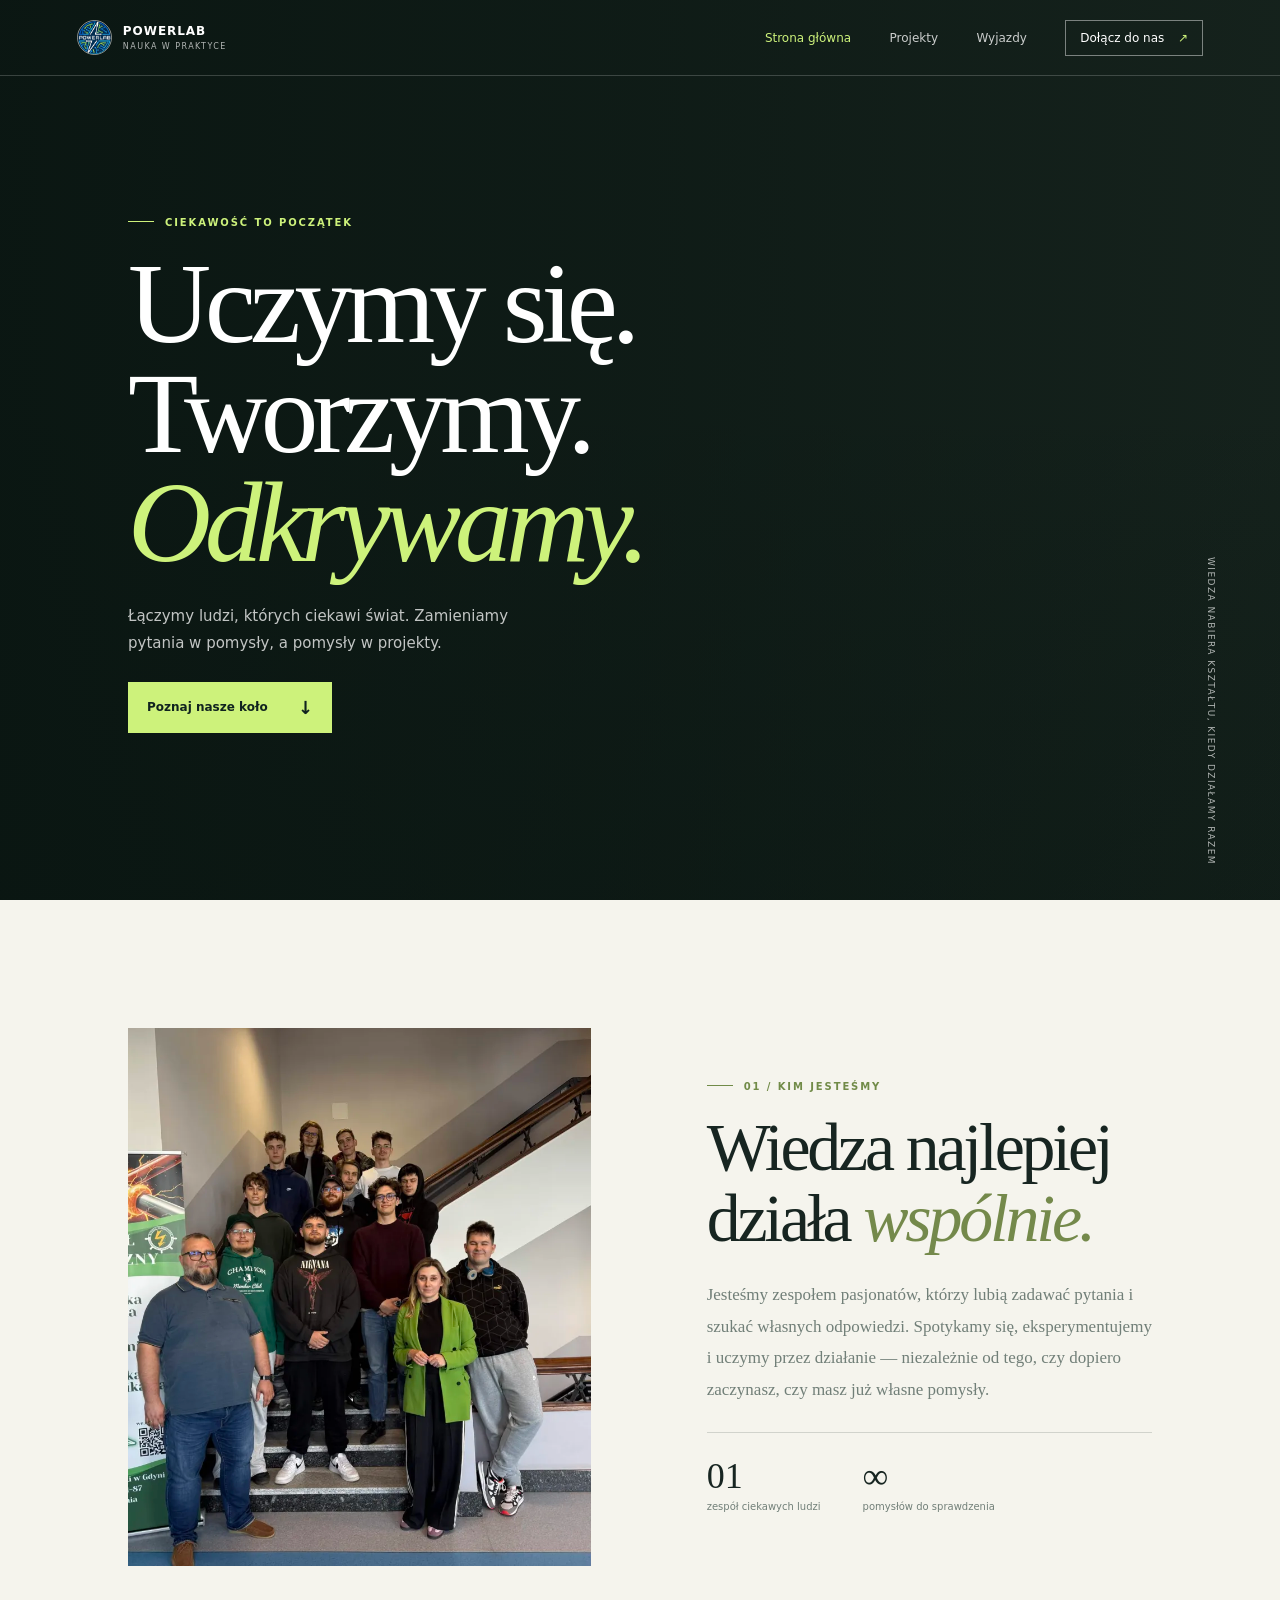
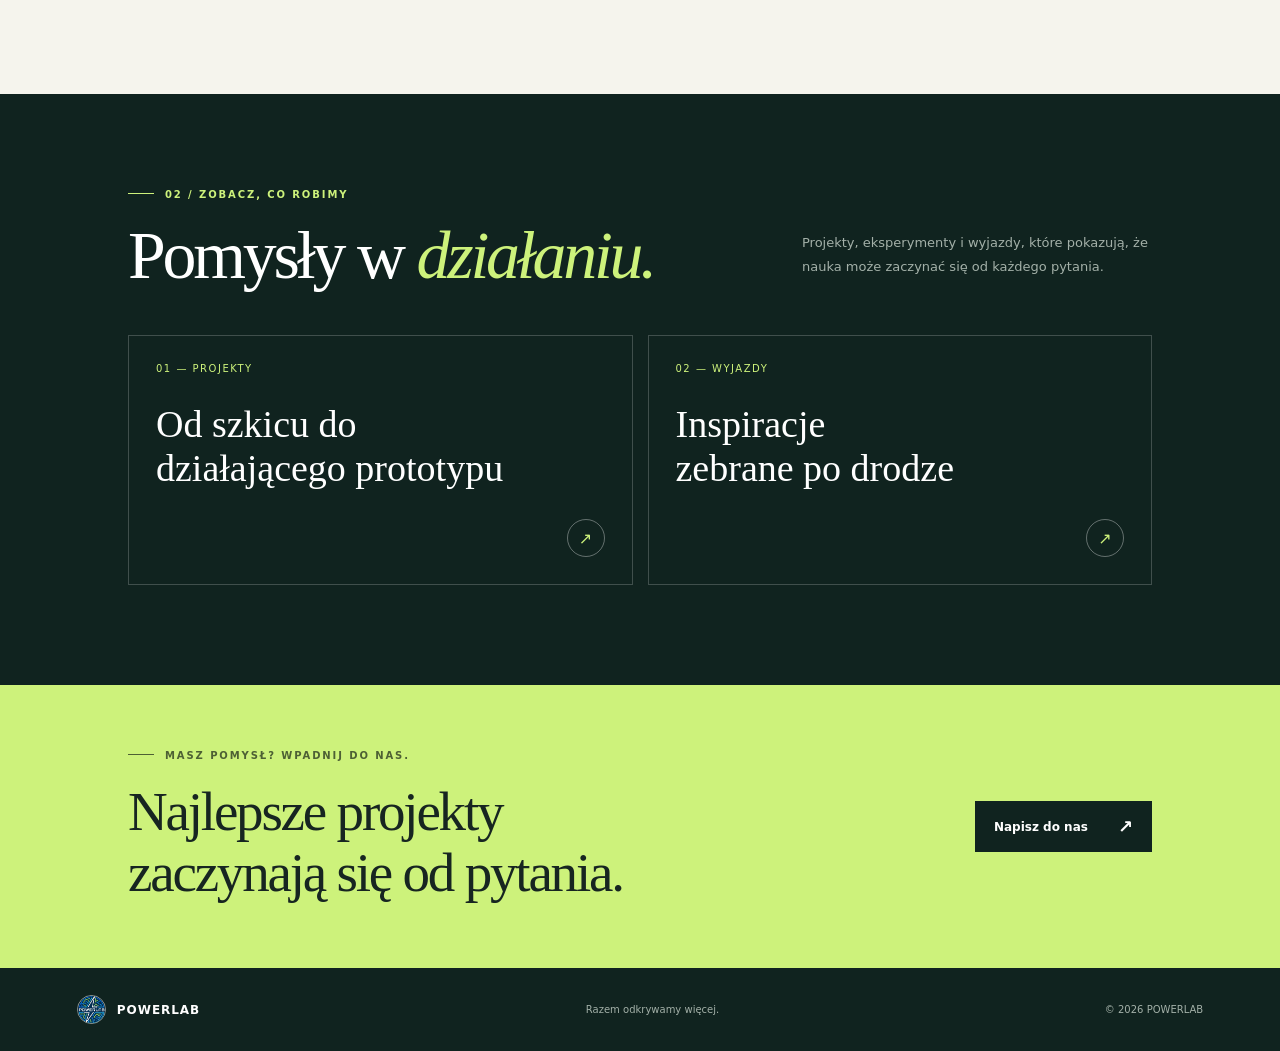
<file: index.html>
<!doctype html>
<html lang="pl">
<head>
  <meta charset="utf-8"><meta name="viewport" content="width=device-width, initial-scale=1"><meta name="theme-color" content="#10231f">
  <meta name="description" content="POWERLAB — poznaj nasz zespół, projekty i relacje z wyjazdów."><meta name="author" content="zwi" >
  <title>POWERLAB — odkrywamy w praktyce</title><link rel="stylesheet" href="kolo-style.css">
</head>
<body>
  <header class="site-header"><a class="brand" href="index.html"><span class="brand-symbol"><img src="zd/l_1.webp" alt=""></span><span>POWERLAB<small>NAUKA W PRAKTYCE</small></span></a>
    <nav class="nav" id="nav" aria-label="Nawigacja główna"><a class="active" href="index.html">Strona główna</a><a href="projekty-kola.html">Projekty</a><a href="wyjazdy-kola.html">Wyjazdy</a><a class="nav-cta" href="#dolacz">Dołącz do nas <span>↗</span></a></nav>
    <button class="menu-toggle" aria-label="Otwórz menu" aria-expanded="false" aria-controls="nav">☰</button>
  </header>
  <main>
    <section class="hero"><div class="hero-shade"></div><div class="hero-content"><p class="eyebrow">Ciekawość to początek</p><h1>Uczymy się.<br>Tworzymy.<br><em>Odkrywamy.</em></h1><p class="hero-lead">Łączymy ludzi, których ciekawi świat. Zamieniamy pytania w pomysły, a pomysły w projekty.</p><a class="button button-lime" href="#o-nas">Poznaj nasze koło <span>↓</span></a></div><span class="hero-caption">Wiedza nabiera kształtu, kiedy działamy razem</span></section>
    <section class="section about" id="o-nas"><div class="about-image image-frame"><img src="zd/m_1.webp" alt="Zespół wspólnie pracuje nad pomysłem"></div><div class="about-copy"><p class="eyebrow eyebrow-dark">01 / Kim jesteśmy</p><h2>Wiedza najlepiej<br>działa <em>wspólnie.</em></h2><p>Jesteśmy zespołem pasjonatów, którzy lubią zadawać pytania i szukać własnych odpowiedzi. Spotykamy się, eksperymentujemy i uczymy przez działanie — niezależnie od tego, czy dopiero zaczynasz, czy masz już własne pomysły.</p><div class="about-facts"><div><strong>01</strong><span>zespół ciekawych ludzi</span></div><div><strong>∞</strong><span>pomysłów do sprawdzenia</span></div></div></div></section>
    <section class="section dark-band"><div class="section-heading"><div><p class="eyebrow">02 / Zobacz, co robimy</p><h2>Pomysły w <em>działaniu.</em></h2></div><p>Projekty, eksperymenty i wyjazdy, które pokazują, że nauka może zaczynać się od każdego pytania.</p></div><div class="home-cards"><a class="home-card" href="projekty-kola.html"><span>01 — Projekty</span><b>Od szkicu do<br>działającego prototypu</b><span class="circle-arrow">↗</span></a><a class="home-card" href="wyjazdy-kola.html"><span>02 — Wyjazdy</span><b>Inspiracje<br>zebrane po drodze</b><span class="circle-arrow">↗</span></a></div></section>
    <section class="join" id="dolacz"><div><p class="eyebrow eyebrow-dark">Masz pomysł? Wpadnij do nas.</p><h2>Najlepsze projekty<br>zaczynają się od pytania.</h2></div><a class="button button-dark" href="mailto:powerlab.kontakt@gmail.com">Napisz do nas <span>↗</span></a></section>
  </main>
  <footer class="site-footer"><a class="brand" href="index.html"><span class="brand-symbol"><img src="zd/l_1.webp" alt=""></span><span>POWERLAB</span></a><span>Razem odkrywamy więcej.</span><span>© <span data-year></span> POWERLAB</span></footer>
  <script src="kolo-nav.js"></script>
</body></html>
</file>
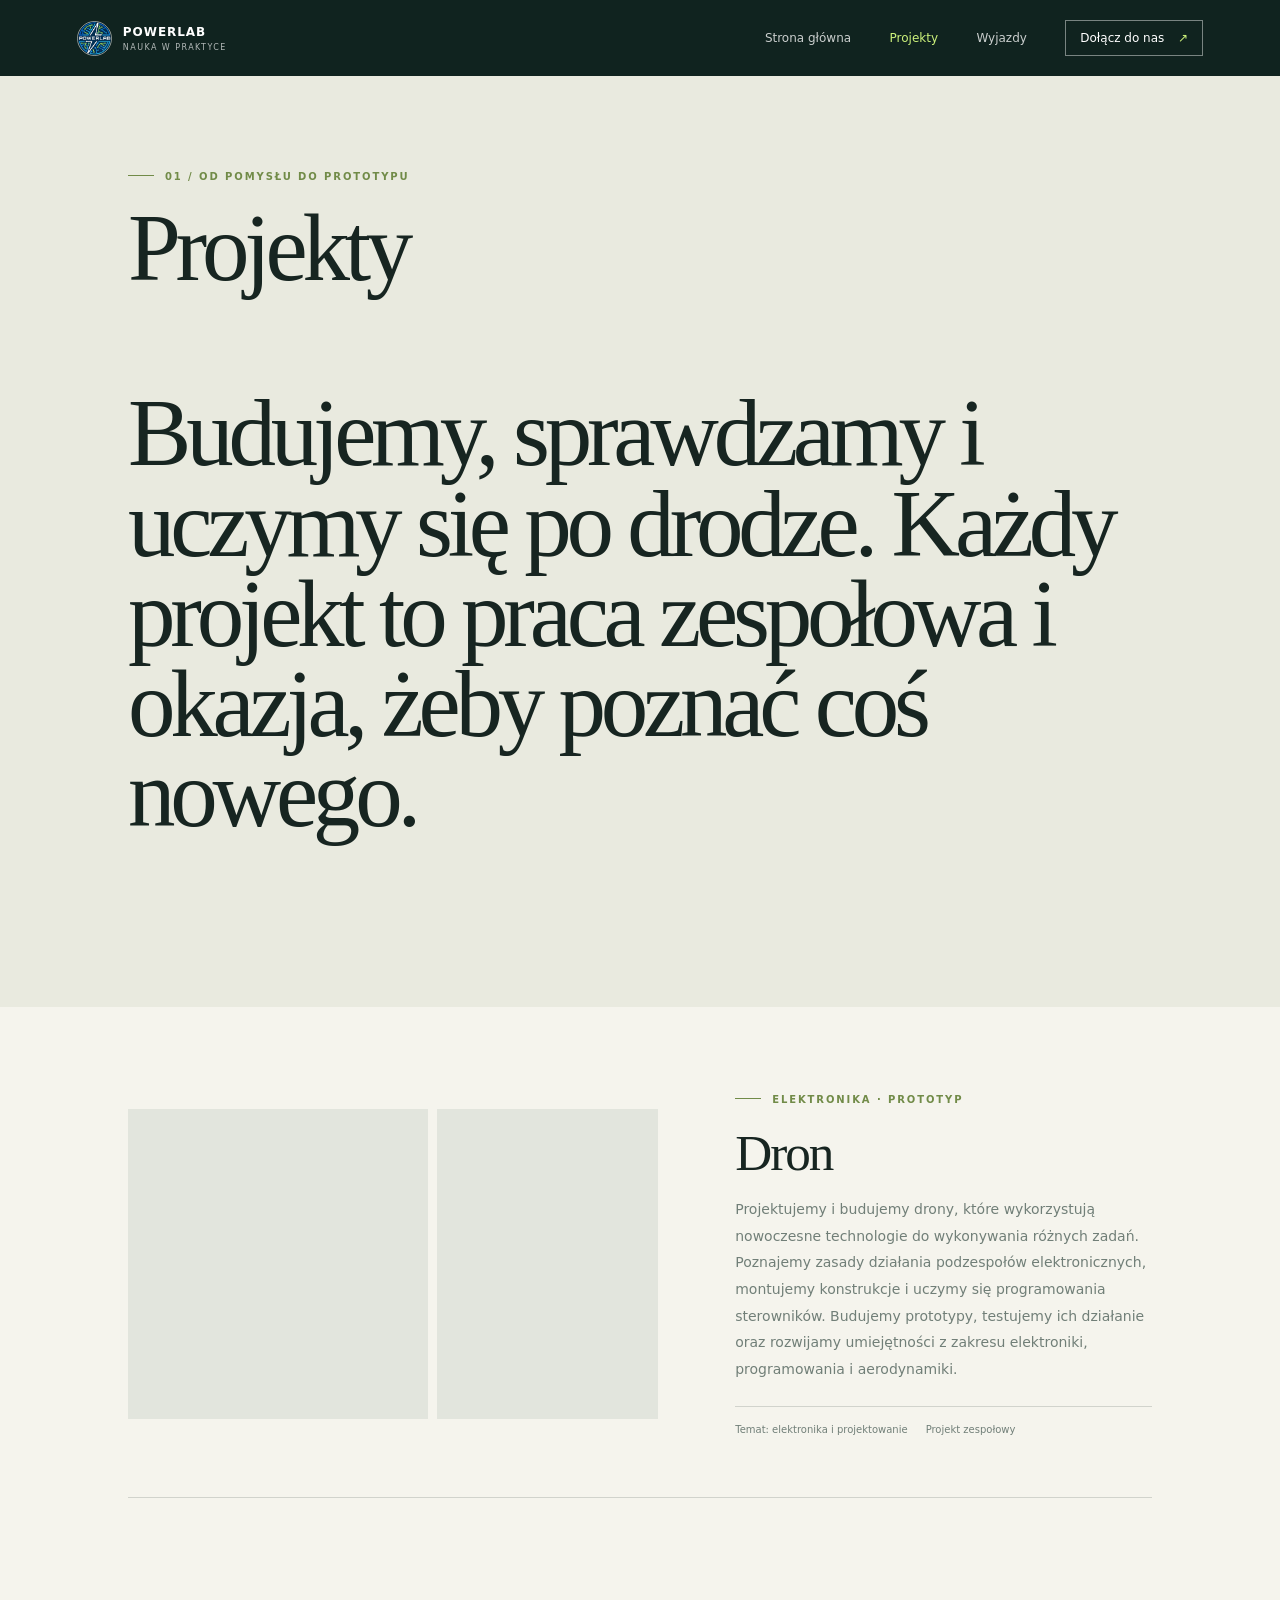
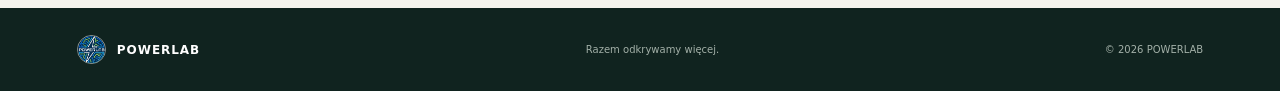
<file: projekty-kola.html>
<!doctype html>
<html lang="pl">
<head><meta charset="utf-8"><meta name="viewport" content="width=device-width, initial-scale=1"><meta name="theme-color" content="#10231f"><title>Projekty — POWERLAB</title><link rel="stylesheet" href="kolo-style.css"></head>
<body class="inner-page">
  <header class="site-header"><a class="brand" href="index.html"><span class="brand-symbol"><img src="zd/l_1.webp" alt=""></span><span>POWERLAB<small>NAUKA W PRAKTYCE</small></span></a><nav class="nav" id="nav" aria-label="Nawigacja główna"><a href="index.html">Strona główna</a><a class="active" href="projekty-kola.html">Projekty</a><a href="wyjazdy-kola.html">Wyjazdy</a><a class="nav-cta" href="index.html#dolacz">Dołącz do nas <span>↗</span></a></nav><button class="menu-toggle" aria-label="Otwórz menu" aria-expanded="false" aria-controls="nav">☰</button></header>
  <main><section class="page-intro"><p class="eyebrow eyebrow-dark">01 / Od pomysłu do prototypu</p><h1>Projekty<p>Budujemy, sprawdzamy i uczymy się po drodze. Każdy projekt to praca zespołowa i okazja, żeby poznać coś nowego.</p></section>
    <section class="projects-list" aria-label="Projekty koła">
      <!-- DODAWANIE PROJEKTU: skopiuj cały element article.project-entry, podmień zdjęcia, nazwę, opis i etykietę. -->
      <article class="project-entry"><div class="project-gallery"><figure class="image-frame project-placeholder" aria-hidden="true"></figure><figure class="image-frame project-placeholder" aria-hidden="true"></figure></div><div class="project-copy"><p class="eyebrow eyebrow-dark">Elektronika · prototyp</p><h2>Dron</h2><p>Projektujemy i budujemy drony, które wykorzystują nowoczesne technologie do wykonywania różnych zadań. Poznajemy zasady działania podzespołów elektronicznych, montujemy konstrukcje i uczymy się programowania sterowników. Budujemy prototypy, testujemy ich działanie oraz rozwijamy umiejętności z zakresu elektroniki, programowania i aerodynamiki.</p><div class="project-meta"><span>Temat: elektronika i projektowanie</span><span>Projekt zespołowy</span></div></div></article>
    </section>
  </main><footer class="site-footer"><a class="brand" href="index.html"><span class="brand-symbol"><img src="zd/l_1.webp" alt=""></span><span>POWERLAB</span></a><span>Razem odkrywamy więcej.</span><span>© <span data-year></span> POWERLAB</span></footer><script src="kolo-nav.js"></script>
</body></html>
</file>
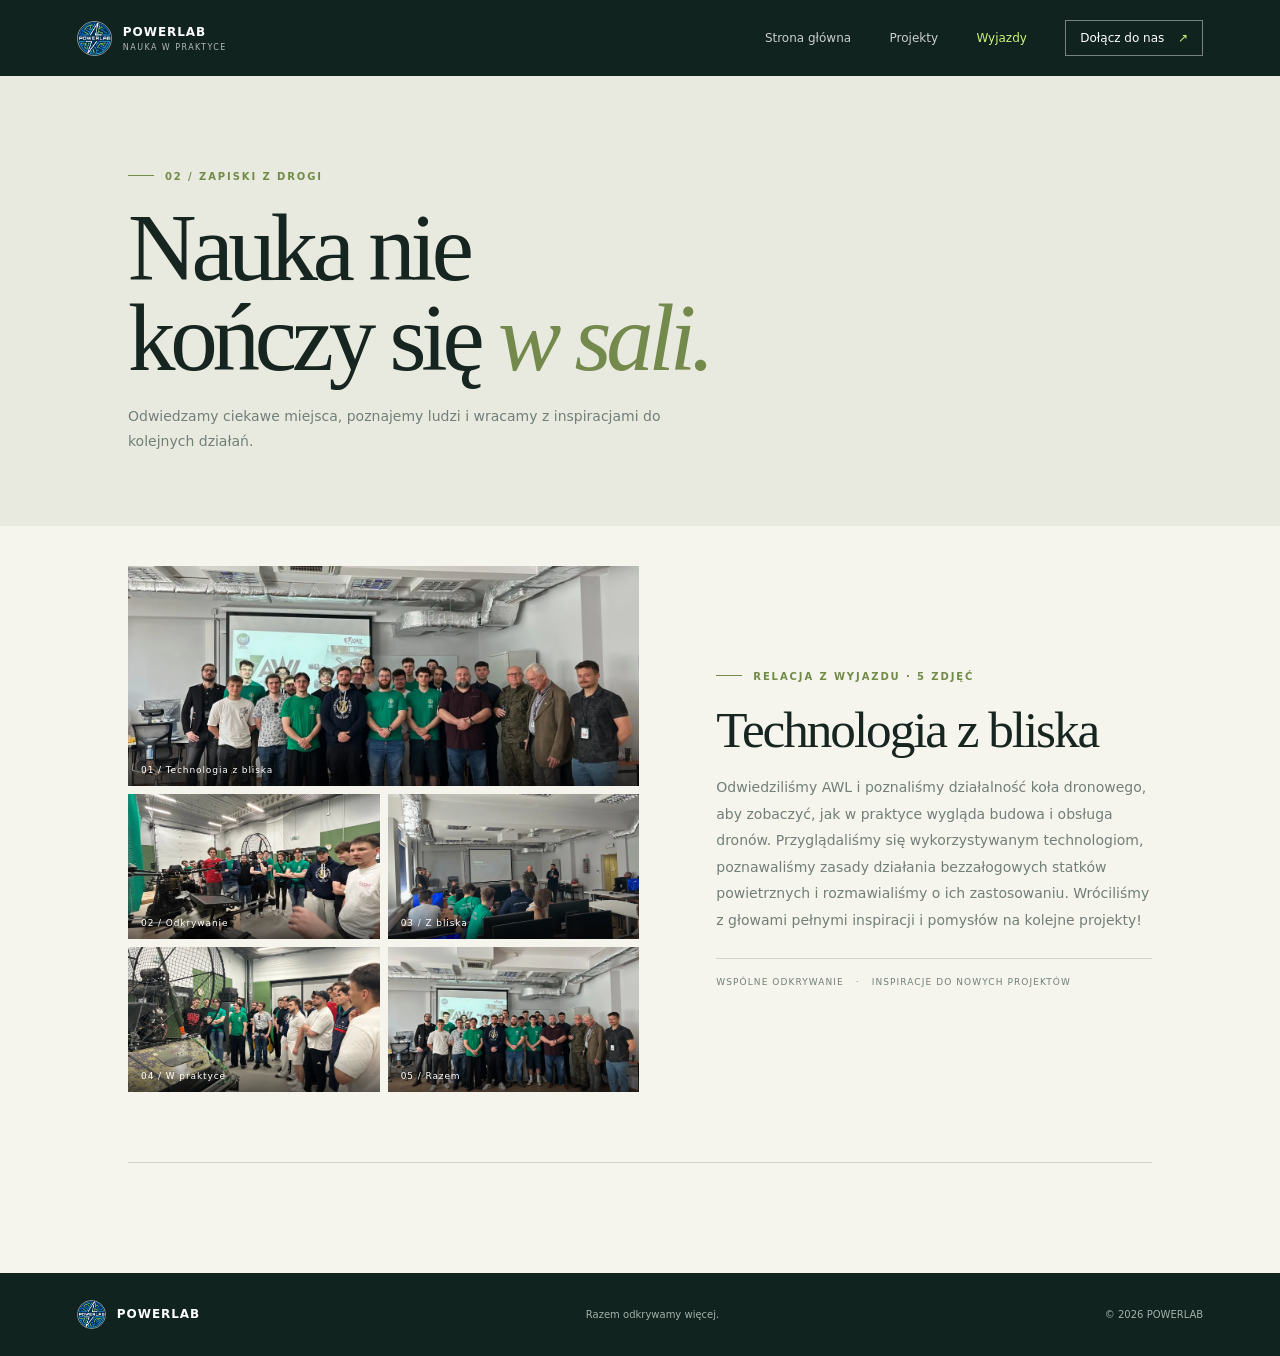
<file: wyjazdy-kola.html>
<!doctype html>
<html lang="pl">
<head><meta charset="utf-8"><meta name="viewport" content="width=device-width, initial-scale=1"><meta name="theme-color" content="#10231f"><title>Wyjazdy — POWERLAB</title><link rel="stylesheet" href="kolo-style.css"></head>
<body class="inner-page">
  <header class="site-header"><a class="brand" href="index.html"><span class="brand-symbol"><img src="zd/l_1.webp" alt=""></span><span>POWERLAB<small>NAUKA W PRAKTYCE</small></span></a><nav class="nav" id="nav" aria-label="Nawigacja główna"><a href="index.html">Strona główna</a><a href="projekty-kola.html">Projekty</a><a class="active" href="wyjazdy-kola.html">Wyjazdy</a><a class="nav-cta" href="index.html#dolacz">Dołącz do nas <span>↗</span></a></nav><button class="menu-toggle" aria-label="Otwórz menu" aria-expanded="false" aria-controls="nav">☰</button></header>
  <main><section class="page-intro"><p class="eyebrow eyebrow-dark">02 / Zapiski z drogi</p><h1>Nauka nie<br>kończy się <em>w sali.</em></h1><p>Odwiedzamy ciekawe miejsca, poznajemy ludzi i wracamy z inspiracjami do kolejnych działań.</p></section>
    <section class="trips-list" aria-label="Album wyjazdów">
      <!-- DODAWANIE WYJAZDU: skopiuj cały element article.trip-entry, podmień pięć zdjęć, tytuł i opis. -->
      <article class="trip-entry"><div class="trip-gallery" aria-label="Pięć zdjęć z wyjazdu"><figure class="image-frame trip-photo trip-photo-wide"><img src="zd/w_1.webp" alt="Stanowisko techniczne podczas wizyty"><figcaption>01 / Technologia z bliska</figcaption></figure><figure class="image-frame trip-photo"><img src="zd/w_2.webp" alt="Poznajemy techniczne rozwiązania"><figcaption>02 / Odkrywanie</figcaption></figure><figure class="image-frame trip-photo"><img src="zd/w_3.webp" alt="Przyglądamy się urządzeniu"><figcaption>03 / Z bliska</figcaption></figure><figure class="image-frame trip-photo"><img src="zd/w_4.webp" alt="Praktyczne zajęcia w pracowni"><figcaption>04 / W praktyce</figcaption></figure><figure class="image-frame trip-photo"><img src="zd/w_1.webp" alt="Zespół wspólnie podsumowuje wyjazd"><figcaption>05 / Razem</figcaption></figure></div><div class="trip-copy"><p class="eyebrow eyebrow-dark">Relacja z wyjazdu · 5 zdjęć</p><h2>Technologia z bliska</h2><p>Odwiedziliśmy AWL i poznaliśmy działalność koła dronowego, aby zobaczyć, jak w praktyce wygląda budowa i obsługa dronów. Przyglądaliśmy się wykorzystywanym technologiom, poznawaliśmy zasady działania bezzałogowych statków powietrznych i rozmawialiśmy o ich zastosowaniu. Wróciliśmy z głowami pełnymi inspiracji i pomysłów na kolejne projekty!</p><div class="trip-meta">WSPÓLNE ODKRYWANIE <span>·</span> INSPIRACJE DO NOWYCH PROJEKTÓW</div></div></article>
    </section>
  </main><footer class="site-footer"><a class="brand" href="index.html"><span class="brand-symbol"><img src="zd/l_1.webp" alt=""></span><span>POWERLAB</span></a><span>Razem odkrywamy więcej.</span><span>© <span data-year></span> POWERLAB</span></footer><script src="kolo-nav.js"></script>
</body></html>
</file>
<file: kolo-style.css>
:root{--ink:#172521;--muted:#717f78;--paper:#f5f4ed;--green:#cdf27b;--dark:#10231f;--line:rgba(23,37,33,.16);--serif:Georgia,'Times New Roman',serif;--sans:Inter,ui-sans-serif,system-ui,-apple-system,'Segoe UI',sans-serif}*{box-sizing:border-box}html{scroll-behavior:smooth;scroll-padding-top:80px}body{margin:0;background:var(--paper);color:var(--ink);font-family:var(--sans);-webkit-font-smoothing:antialiased}a{color:inherit;text-decoration:none}.site-header{height:76px;padding:0 clamp(22px,6vw,88px);display:flex;align-items:center;justify-content:space-between;position:absolute;z-index:10;inset:0 0 auto;color:#fff;border-bottom:1px solid rgba(255,255,255,.19)}.inner-page .site-header{background:var(--dark);position:relative;border:0}.brand{display:inline-flex;align-items:center;gap:11px;font-size:12px;font-weight:800;letter-spacing:.08em;white-space:nowrap}.brand-symbol{height:35px;width:35px;border:1px solid rgba(255,255,255,.53);border-radius:50%;display:grid;place-items:center;color:var(--green);font:20px var(--serif);overflow:hidden}.brand-symbol img{width:100%;height:100%;display:block;object-fit:cover}.brand small{display:block;margin-top:4px;font-size:8px;font-weight:500;letter-spacing:.18em;opacity:.68}.nav{display:flex;align-items:center;gap:clamp(17px,3vw,40px);font-size:12px;color:rgba(255,255,255,.78)}.nav a:hover,.nav a.active{color:var(--green)}.nav .nav-cta{border:1px solid rgba(255,255,255,.44);padding:10px 14px;color:#fff}.nav-cta span{margin-left:10px;color:var(--green)}.menu-toggle{display:none;border:0;background:none;color:white;font-size:25px}.hero{height:100svh;min-height:650px;max-height:1100px;position:relative;display:flex;align-items:center;padding:100px clamp(22px,10vw,150px) 50px;color:#fff;background:#17241e url('https://images.unsplash.com/photo-1518770660439-4636190af475?auto=format&fit=crop&w=2200&q=85') center 55%/cover}.hero-shade{position:absolute;inset:0;background:linear-gradient(90deg,rgba(9,21,17,.89),rgba(9,21,17,.58) 49%,rgba(9,21,17,.15)),linear-gradient(0deg,rgba(9,21,17,.35),transparent 55%)}.hero-content{position:relative;z-index:1;max-width:850px}.eyebrow{margin:0 0 21px;color:var(--green);font-size:10px;font-weight:750;letter-spacing:.19em;text-transform:uppercase}.eyebrow:before{content:'';display:inline-block;width:26px;height:1px;background:currentColor;vertical-align:middle;margin:0 11px 3px 0}.eyebrow-dark{color:#718b48}.hero h1,.page-intro h1{font:400 clamp(57px,9vw,116px)/.95 var(--serif);letter-spacing:-.055em;margin:0}.hero h1 em,.section h2 em,.page-intro h1 em{color:var(--green);font-weight:400}.hero-lead{max-width:440px;margin:25px 0 25px;color:rgba(255,255,255,.75);font-size:15px;line-height:1.8}.button{display:inline-flex;align-items:center;gap:30px;padding:15px 19px;font-size:12px;font-weight:750}.button span{font-size:18px}.button-lime{background:var(--green);color:var(--dark)}.button-dark{background:var(--dark);color:#fff}.hero-caption{position:absolute;right:clamp(20px,5vw,70px);bottom:35px;writing-mode:vertical-rl;color:rgba(255,255,255,.67);font-size:9px;letter-spacing:.16em;text-transform:uppercase}.section{padding:clamp(76px,10vw,136px) clamp(22px,10vw,150px)}.about{display:grid;grid-template-columns:1.02fr .98fr;gap:clamp(40px,9vw,125px);align-items:center}.image-frame{overflow:hidden;background:#e2e5dd}.image-frame img{display:block;width:100%;height:100%;object-fit:cover;transition:transform .55s}.image-frame:hover img{transform:scale(1.035)}.about-image{height:clamp(310px,42vw,540px)}.about-copy h2,.section h2{font:400 clamp(41px,5.3vw,70px)/1.04 var(--serif);letter-spacing:-.047em;margin:0}.about-copy h2 em{color:#74894b}.about-copy>p:not(.eyebrow){max-width:530px;color:var(--muted);font:17px/1.85 var(--serif);margin:25px 0}.about-facts{display:flex;gap:42px;border-top:1px solid var(--line);padding-top:22px;margin-top:27px}.about-facts div{display:grid;gap:4px}.about-facts strong{font:36px var(--serif)}.about-facts span{font-size:10px;color:var(--muted)}.dark-band{background:var(--dark);color:white;padding-top:95px;padding-bottom:100px}.section-heading{display:flex;justify-content:space-between;align-items:flex-end;gap:35px;margin-bottom:44px}.section-heading h2 em{color:var(--green)}.section-heading>p{max-width:350px;color:#a3b0a8;font-size:13px;line-height:1.8}.home-cards{display:grid;grid-template-columns:1fr 1fr;gap:15px}.home-card{min-height:250px;padding:27px;border:1px solid rgba(255,255,255,.2);display:flex;flex-direction:column;align-items:flex-start;justify-content:space-between;transition:background .2s}.home-card:hover{background:rgba(205,242,123,.07)}.home-card>span:first-child{font-size:10px;letter-spacing:.15em;color:var(--green);text-transform:uppercase}.home-card b{font:400 clamp(24px,3.5vw,38px)/1.15 var(--serif)}.circle-arrow{align-self:flex-end;border:1px solid rgba(255,255,255,.35);width:38px;height:38px;display:grid;place-items:center;border-radius:50%;color:var(--green)}.join{padding:65px clamp(22px,10vw,150px);display:flex;justify-content:space-between;align-items:center;gap:24px;background:var(--green)}.join .eyebrow{color:#4d6034}.join h2{font:400 clamp(30px,4.6vw,55px)/1.1 var(--serif);letter-spacing:-.04em;margin:0}.site-footer{padding:27px clamp(22px,6vw,88px);background:var(--dark);color:#a3b0a8;display:flex;justify-content:space-between;align-items:center;gap:20px;font-size:10px}.site-footer .brand{color:#fff}.site-footer .brand-symbol{width:29px;height:29px}.page-intro{padding:95px clamp(22px,10vw,150px) 72px;background:#e9eadf}.page-intro h1{font-size:clamp(54px,8vw,95px);color:var(--ink)}.page-intro h1 em{color:#74894c}.page-intro>p:last-child{max-width:550px;margin:20px 0 0;color:var(--muted);font-size:14px;line-height:1.8}.projects-list,.trips-list{padding:65px clamp(22px,10vw,150px) 110px}.project-entry{display:grid;grid-template-columns:1.12fr .88fr;gap:clamp(30px,6vw,82px);align-items:center;padding:22px 0 62px;border-bottom:1px solid var(--line)}.project-gallery{display:grid;grid-template-columns:1.15fr .85fr;grid-template-rows:310px;gap:9px}.project-gallery figure,.trip-gallery figure{margin:0;position:relative}.project-gallery figcaption,.trip-gallery figcaption{position:absolute;bottom:0;left:0;right:0;padding:20px 13px 11px;background:linear-gradient(transparent,rgba(0,0,0,.58));color:white;font-size:9px;letter-spacing:.1em}.project-copy h2,.trip-copy h2{margin:0 0 17px;font:400 clamp(36px,4vw,52px)/1.05 var(--serif);letter-spacing:-.04em}.project-copy>p:not(.eyebrow),.trip-copy>p:not(.eyebrow){color:var(--muted);font-size:14px;line-height:1.9}.project-meta{display:flex;flex-wrap:wrap;gap:18px;border-top:1px solid var(--line);margin-top:24px;padding-top:17px;color:var(--muted);font-size:10px}.trips-list{padding-top:20px}.trip-entry{display:grid;grid-template-columns:1.08fr .92fr;gap:clamp(30px,6vw,82px);align-items:center;padding:20px 0 70px;border-bottom:1px solid var(--line)}.trip-gallery{display:grid;grid-template-columns:1fr 1fr;grid-template-rows:220px 145px 145px;gap:8px}.trip-photo-wide{grid-column:span 2}.trip-copy{padding:15px 0}.trip-meta{border-top:1px solid var(--line);margin-top:24px;padding-top:18px;color:var(--muted);font-size:9px;letter-spacing:.12em}.trip-meta span{padding:0 8px;color:#82916d}@media(min-width:1500px){.hero{padding-left:max(10vw,calc((100vw - 1230px)/2));padding-right:max(10vw,calc((100vw - 1230px)/2))}.section,.page-intro,.projects-list,.trips-list{padding-left:max(10vw,calc((100vw - 1230px)/2));padding-right:max(10vw,calc((100vw - 1230px)/2))}}@media(max-width:780px){.site-header{height:66px;padding:0 20px}.menu-toggle{display:block}.nav{display:none;position:absolute;top:65px;left:0;right:0;padding:22px;background:var(--dark);flex-direction:column;align-items:flex-start;gap:20px}.nav.open{display:flex}.hero{min-height:670px;padding:100px 24px 50px;background-position:58% center}.hero h1{font-size:clamp(58px,13vw,85px)}.hero-caption{display:none}.section{padding:77px 24px}.about{grid-template-columns:1fr;gap:35px}.about-image{height:340px}.about-copy>p:not(.eyebrow){font-size:16px}.section-heading{display:block}.section-heading>p{margin-top:18px}.home-cards{grid-template-columns:1fr}.home-card{min-height:205px}.join{padding:45px 24px;align-items:flex-start;flex-direction:column}.site-footer{align-items:flex-start;flex-direction:column;padding:24px}.page-intro{padding:72px 24px 50px}.page-intro h1{font-size:clamp(54px,12vw,78px)}.projects-list,.trips-list{padding:32px 24px 75px}.project-entry,.trip-entry{grid-template-columns:1fr;gap:28px;padding-bottom:40px}.project-gallery{grid-template-rows:250px}.trip-gallery{grid-template-rows:220px 140px 140px}.project-copy h2,.trip-copy h2{font-size:38px}}@media(max-width:430px){.brand{font-size:10px}.brand-symbol{height:31px;width:31px}.hero h1{font-size:56px}.hero-lead{font-size:13px}.about-facts{gap:24px}.project-gallery{grid-template-columns:1fr 1fr;grid-template-rows:185px}.trip-gallery{grid-template-rows:175px 112px 112px}.project-meta{gap:9px}}
</file>
